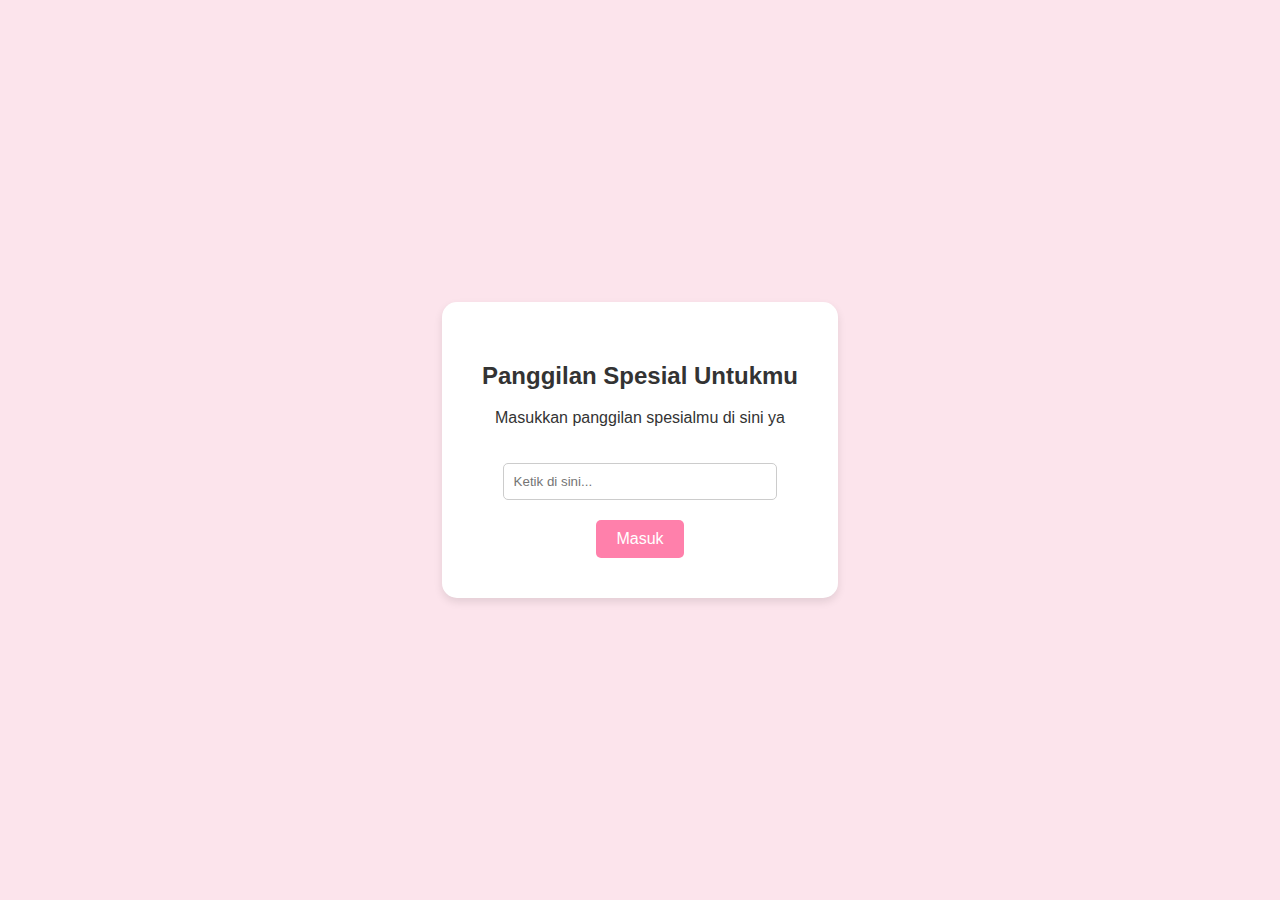
<file: frontend/index.html>
<!DOCTYPE html>
<html lang="id">
<head>
    <meta charset="UTF-8">
    <meta name="viewport" content="width=device-width, initial-scale=1.0">
    <title>Login Dulu Ya</title>
    <style>
        body {
            font-family: 'Helvetica', sans-serif;
            background-color: #fce4ec; /* Warna pink lembut */
            color: #333;
            display: flex;
            justify-content: center;
            align-items: center;
            height: 100vh;
            margin: 0;
        }
        .container {
            text-align: center;
            background-color: white;
            padding: 40px;
            border-radius: 15px;
            box-shadow: 0 4px 8px rgba(0,0,0,0.1);
        }
        input[type="text"] {
            padding: 10px;
            margin-top: 20px;
            border: 1px solid #ccc;
            border-radius: 5px;
            width: 80%;
        }
        button {
            padding: 10px 20px;
            margin-top: 20px;
            border: none;
            border-radius: 5px;
            background-color: #ff80ab; /* Warna pink lebih cerah */
            color: white;
            cursor: pointer;
            font-size: 16px;
        }
        button:hover {
            background-color: #f06292;
        }
    </style>
</head>
<body>

    <div class="container">
        <h2>Panggilan Spesial Untukmu</h2>
        <p>Masukkan panggilan spesialmu di sini ya</p>
        <input type="text" id="nickname" placeholder="Ketik di sini...">
        <button onclick="checkLogin()">Masuk</button>
    </div>

    <script src="login.js"></script>

</body>
</html>
</file>
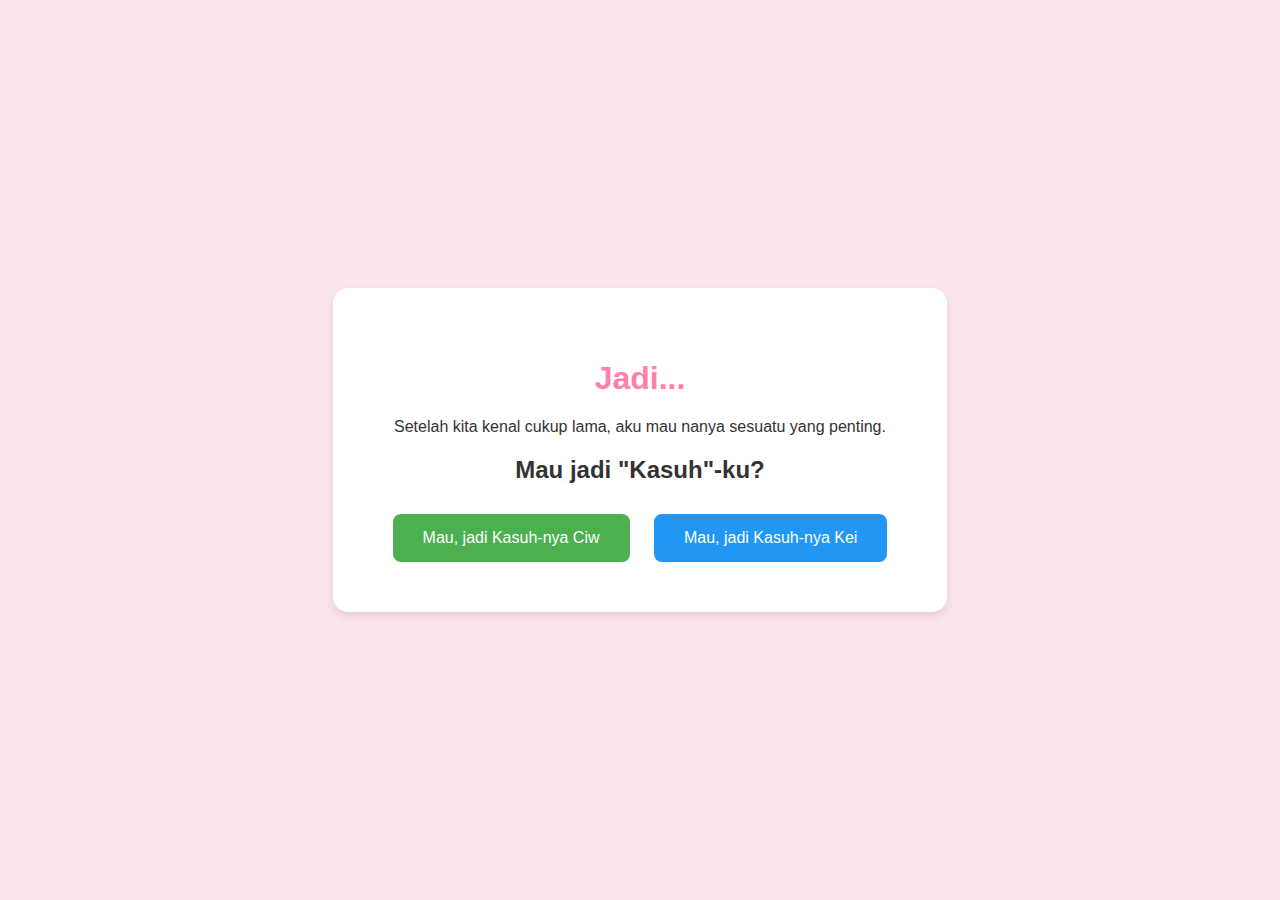
<file: frontend/ask.html>
<!DOCTYPE html>
<html lang="id">
<head>
    <meta charset="UTF-8">
    <meta name="viewport" content="width=device-width, initial-scale=1.0">
    <title>Sebuah Pertanyaan...</title>
    <style>
        body {
            font-family: 'Helvetica', sans-serif;
            background-color: #fce4ec;
            color: #333;
            display: flex;
            justify-content: center;
            align-items: center;
            height: 100vh;
            margin: 0;
            text-align: center;
        }
        .container {
            background-color: white;
            padding: 50px;
            border-radius: 15px;
            box-shadow: 0 4px 8px rgba(0,0,0,0.1);
        }
        h1 {
            color: #ff80ab;
        }
        .button-group {
            margin-top: 30px;
        }
        button {
            padding: 15px 30px;
            margin: 0 10px;
            border: none;
            border-radius: 8px;
            color: white;
            cursor: pointer;
            font-size: 16px;
        }
        #btn-ciw {
            background-color: #4caf50; /* Hijau */
        }
        #btn-kei {
            background-color: #2196f3; /* Biru */
        }
    </style>
</head>
<body>

    <div class="container">
        <h1>Jadi...</h1>
        <p>Setelah kita kenal cukup lama, aku mau nanya sesuatu yang penting.</p>
        <h2>Mau jadi "Kasuh"-ku?</h2>
        <div class="button-group">
            <button id="btn-ciw" onclick="thankYou()">Mau, jadi Kasuh-nya Ciw</button>
            <button id="btn-kei" onclick="thankYou()">Mau, jadi Kasuh-nya Kei</button>
        </div>
    </div>

    <script>
        function thankYou() {
            // Pindah ke halaman thankyou.html
            window.location.href = "thankyou.html";
        }
    </script>

</body>
</html>
</file>
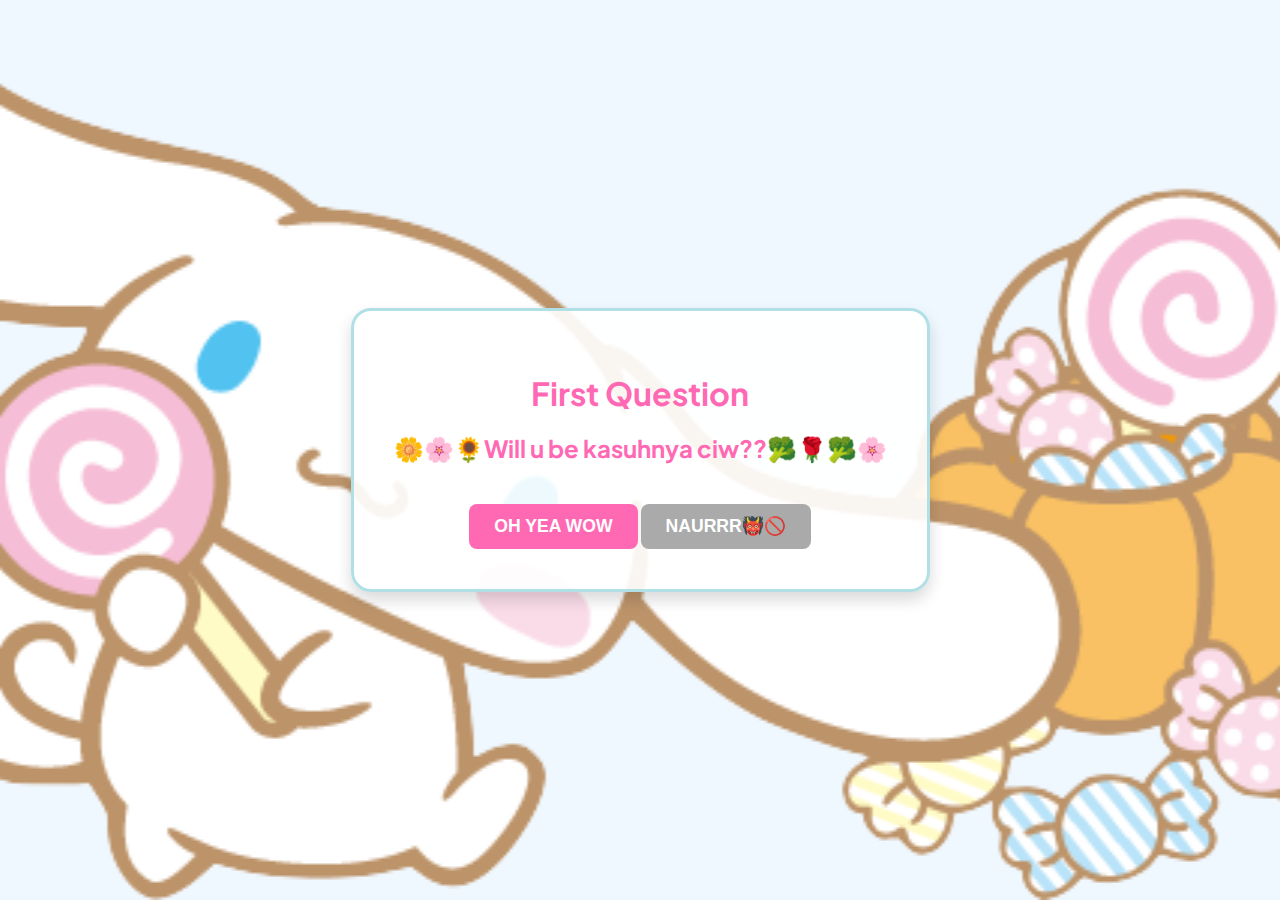
<file: frontend/ask_cia.html>
<!DOCTYPE html>
<html lang="id">
<head>
    <meta charset="UTF-8">
    <meta name="viewport" content="width=device-width, initial-scale=1.0">
    <title>Pertanyaan untuk Cia...</title>
    <link rel="stylesheet" href="style.css">
</head>
<body>
    <div class="container">
        <h1>First Question</h1>
        <h2>🌼🌸🌻Will u be kasuhnya ciw??🥦🌹🥦🌸</h2>
        <div>
            <button onclick="kirimJawaban('cia', 'Mau')">OH YEA WOW</button>
            <button onclick="kirimJawaban('cia', 'Tidak Mau')" style="background-color: #aaa;">NAURRR👹🚫</button>
        </div>
    </div>
    <script src="ask_cia.js"></script>
</body>
</html>
</file>
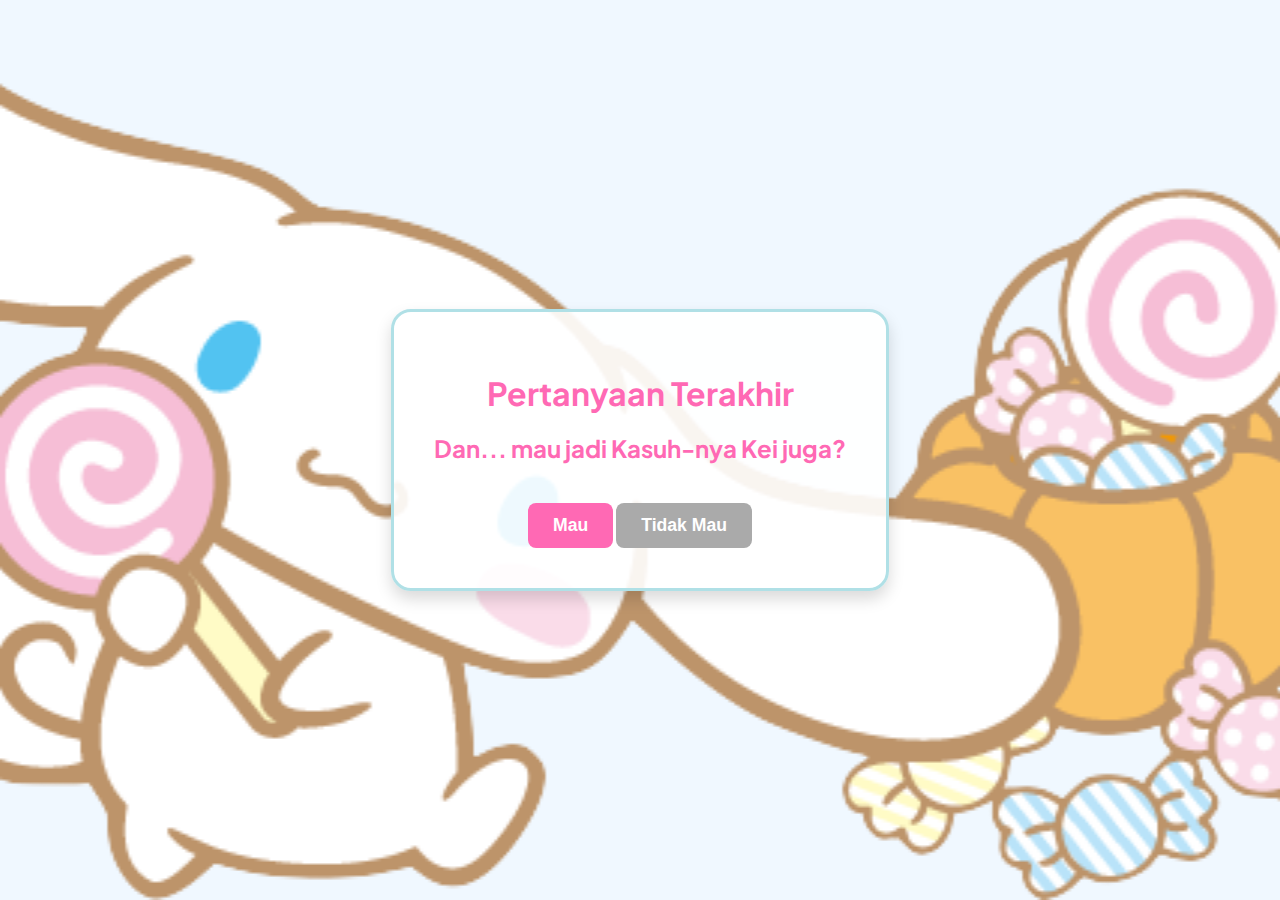
<file: frontend/ask_kei.html>
<!DOCTYPE html>
<html lang="id">
<head>
    <meta charset="UTF-8">
    <meta name="viewport" content="width=device-width, initial-scale=1.0">
    <title>Pertanyaan Kedua...</title>
    <link rel="stylesheet" href="style.css">
</head>
<body>
    <div class="container">
        <h1>Pertanyaan Terakhir</h1>
        <h2>Dan... mau jadi Kasuh-nya Kei juga?</h2>
        <div>
            <button onclick="kirimJawaban('kei', 'Mau')">Mau</button>
            <button onclick="kirimJawaban('kei', 'Tidak Mau')" style="background-color: #aaa;">Tidak Mau</button>
        </div>
    </div>
    <script src="ask_kei.js"></script>
</body>
</html>
</file>
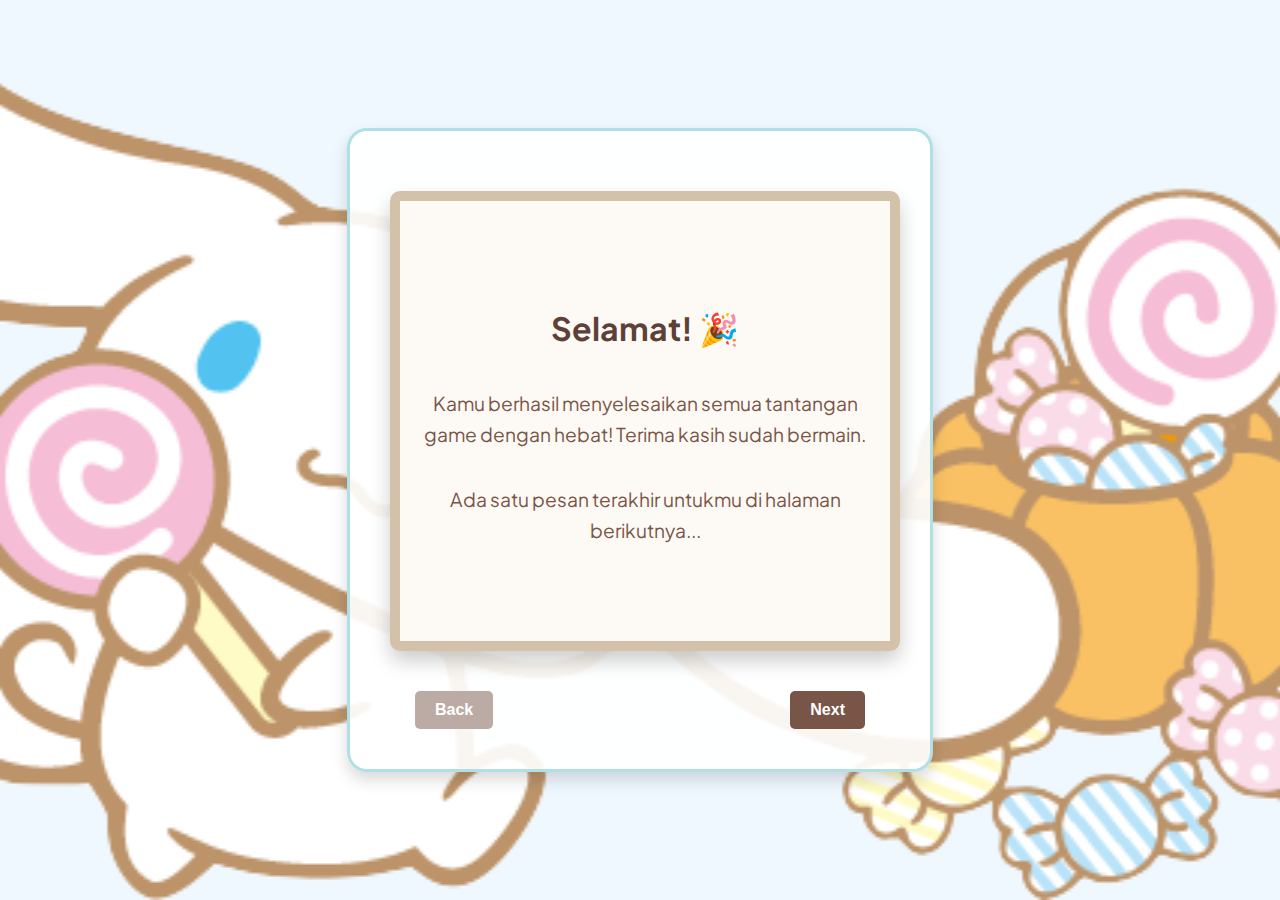
<file: frontend/message_book.html>
<!DOCTYPE html>
<html lang="id">
<head>
    <meta charset="UTF-8">
    <meta name="viewport" content="width=device-width, initial-scale=1.0">
    <title>Sebuah Pesan Untukmu</title>
    <link rel="stylesheet" href="style.css">
    <style>
        /* Container untuk buku */
        .book-container {
            background-color: #fdfaf5;
            border: 10px solid #d4c1a9;
            border-radius: 10px;
            width: 90%;
            max-width: 600px;
            height: 400px;
            margin: 20px auto;
            position: relative;
            display: flex;
            align-items: center;
            justify-content: center;
            box-shadow: 0 10px 20px rgba(0,0,0,0.2);
            padding: 20px;
        }

        /* Styling untuk halaman */
        .page {
            width: 100%;
            height: 100%;
            display: flex;
            flex-direction: column;
            align-items: center;
            justify-content: center;
            text-align: center;
        }

        /* Sembunyikan halaman kedua secara default */
        #page2 {
            display: none;
        }

        #page1 h2 {
            color: #5d4037;
            font-size: 2em;
        }

        #page1 p {
            color: #795548;
            font-size: 1.2em;
        }

        /* Styling tulisan "heboh" untuk halaman kedua */
        #final-question {
            font-family: 'Helvetica Neue', sans-serif;
            font-size: 3.5em;
            font-weight: 900;
            background: linear-gradient(45deg, #ff8a00, #e52e71, #2980b9);
            -webkit-background-clip: text;
            -webkit-text-fill-color: transparent;
            text-shadow: 2px 2px 10px rgba(0,0,0,0.2);
            animation: excitement 2s infinite;
            padding: 10px;
        }
        
        /* Animasi untuk membuatnya lebih heboh */
        @keyframes excitement {
            0%, 100% { transform: scale(1); }
            50% { transform: scale(1.05); }
        }

        /* Kontrol navigasi */
        .navigation-controls {
            display: flex;
            justify-content: space-between;
            width: 90%;
            max-width: 600px;
            margin: 0 auto;
        }

        .nav-button {
            background-color: #795548;
            color: white;
            padding: 10px 20px;
            border: none;
            border-radius: 5px;
            cursor: pointer;
            font-size: 1em;
            transition: background-color 0.3s, transform 0.2s;
        }

        .nav-button:hover {
            background-color: #5d4037;
            transform: translateY(-2px);
        }

        .nav-button:disabled {
            background-color: #bcaaa4;
            cursor: not-allowed;
            transform: none;
        }
    </style>
</head>
<body>

<div class="container">
    <div class="book-container">
        <div class="page" id="page1">
            <h2>Selamat! 🎉</h2>
            <p>Kamu berhasil menyelesaikan semua tantangan game dengan hebat! Terima kasih sudah bermain.</p>
            <p>Ada satu pesan terakhir untukmu di halaman berikutnya...</p>
        </div>

        <div class="page" id="page2">
            <h1 id="final-question">WILL YOU BE OUR KASUH?</h1>
        </div>
    </div>
    
    <div class="navigation-controls">
        <button class="nav-button" id="backButton" disabled>Back</button>
        <button class="nav-button" id="nextButton">Next</button>
    </div>
</div>

<script>
    const page1 = document.getElementById('page1');
    const page2 = document.getElementById('page2');
    const backButton = document.getElementById('backButton');
    const nextButton = document.getElementById('nextButton');

    let currentPage = 1;

    nextButton.addEventListener('click', () => {
        if (currentPage === 1) {
            // Pindah ke halaman 2
            page1.style.display = 'none';
            page2.style.display = 'flex';
            backButton.disabled = false;
            nextButton.textContent = 'Lanjut!';
            currentPage = 2;
        } else {
            // Dari halaman 2, lanjut ke tujuan akhir
            window.location.href = 'ask_cia.html';
        }
    });

    backButton.addEventListener('click', () => {
        if (currentPage === 2) {
            // Kembali ke halaman 1
            page2.style.display = 'none';
            page1.style.display = 'flex';
            backButton.disabled = true;
            nextButton.textContent = 'Next';
            currentPage = 1;
        }
    });
</script>

</body>
</html>
</file>
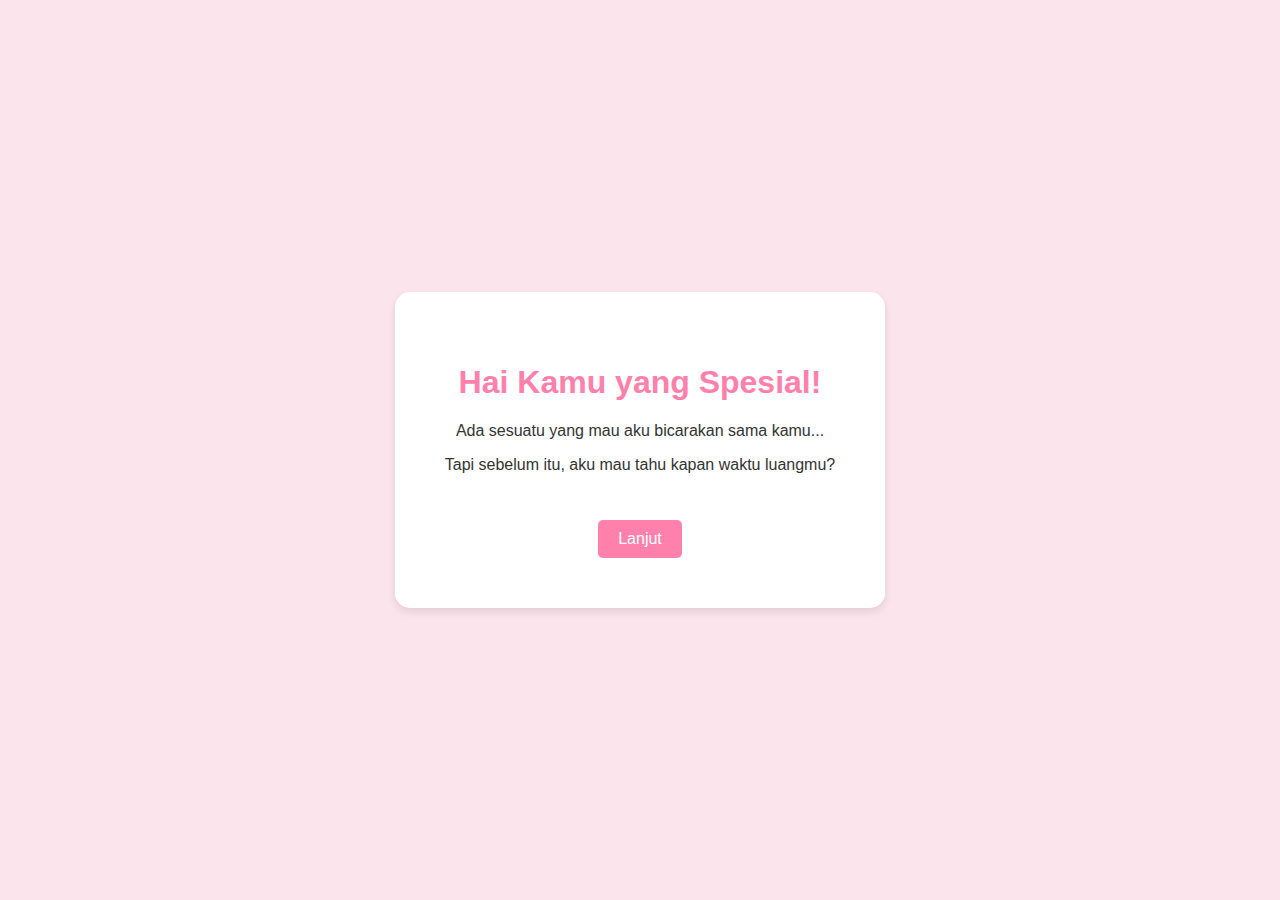
<file: frontend/opening.html>
<!DOCTYPE html>
<html lang="id">
<head>
    <meta charset="UTF-8">
    <meta name="viewport" content="width=device-width, initial-scale=1.0">
    <title>Hai Kamu!</title>
    <style>
        body {
            font-family: 'Helvetica', sans-serif;
            background-color: #fce4ec;
            color: #333;
            display: flex;
            justify-content: center;
            align-items: center;
            height: 100vh;
            margin: 0;
            text-align: center;
        }
        .container {
            background-color: white;
            padding: 50px;
            border-radius: 15px;
            box-shadow: 0 4px 8px rgba(0,0,0,0.1);
        }
        h1 {
            color: #ff80ab;
        }
        button {
            padding: 10px 20px;
            margin-top: 30px;
            border: none;
            border-radius: 5px;
            background-color: #ff80ab;
            color: white;
            cursor: pointer;
            font-size: 16px;
        }
        button:hover {
            background-color: #f06292;
        }
    </style>
</head>
<body>

    <div class="container">
        <h1>Hai Kamu yang Spesial!</h1>
        <p>Ada sesuatu yang mau aku bicarakan sama kamu...</p>
        <p>Tapi sebelum itu, aku mau tahu kapan waktu luangmu?</p>
        <button onclick="goToSchedule()">Lanjut</button>
    </div>

    <script>
        function goToSchedule() {
            // Pindah ke halaman schedule.html
            window.location.href = "schedule.html";
        }
    </script>

</body>
</html>
</file>
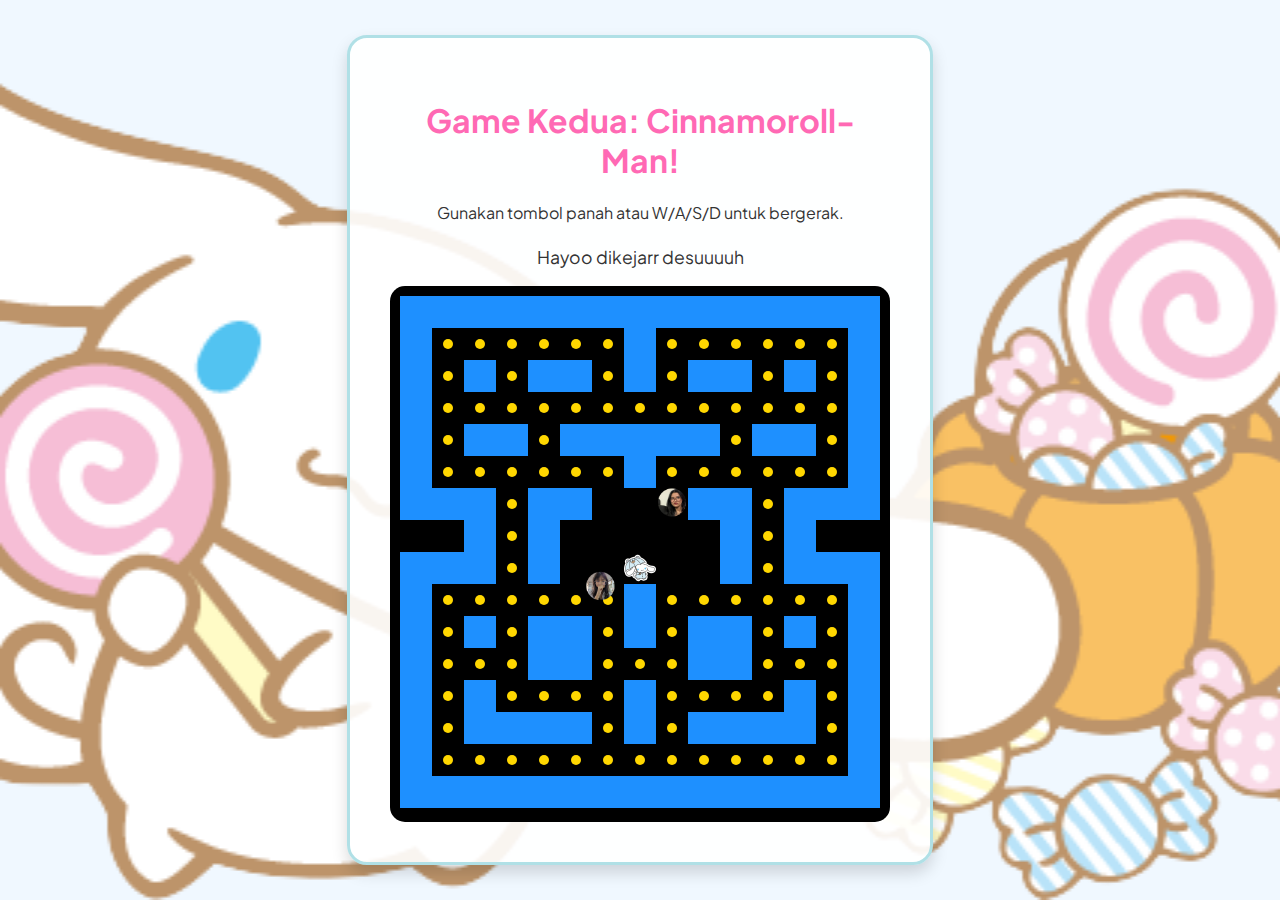
<file: frontend/pacman.html>
<!DOCTYPE html>
<html lang="id">
<head>
    <meta charset="UTF-8">
    <meta name="viewport" content="width=device-width, initial-scale=1.0, user-scalable=no">
    <title>Cinnamoroll Man</title>
    <link rel="stylesheet" href="style.css">
    <style>
        #gameContainerPacman {
            background-color: #000;
            border-radius: 15px;
            padding: 10px;
            user-select: none;
            -webkit-user-select: none;
        }
        #pacmanInstructions {
            font-size: 1.1em;
            margin-bottom: 15px;
        }
        #pacmanResult {
            display: none; 
            margin-top: 20px;
        }
    </style>
</head>
<body>

<div class="container">
    <h1>Game Kedua: Cinnamoroll-Man!</h1>
    <p>Gunakan tombol panah atau W/A/S/D untuk bergerak.</p>
    <p id="pacmanInstructions">Hayoo dikejarr desuuuuh</p>
    <div id="gameContainerPacman">
        <canvas id="pacmanCanvas"></canvas>
    </div>
    <div id="pacmanResult">
        <h2 id="resultTitle"></h2>
        <p id="resultMessage"></p>
        <button id="nextButton">Lanjut</button>
    </div>
</div>


<script>
    const canvas = document.getElementById('pacmanCanvas');
    const ctx = canvas.getContext('2d');

    const tileSize = 32;
    canvas.width = 15 * tileSize;
    canvas.height = 16 * tileSize;

    // Aset Gambar
    const playerImg = new Image();
    playerImg.src = 'cinnamoroll_player.png'; 

    const ghost1Img = new Image();
    ghost1Img.src = 'ciw_ghost.png';

    const ghost2Img = new Image();
    ghost2Img.src = 'kei_ghost.png';

    // Peta Game (0=kosong, 1=dinding, 2=koin)
    const map = [
        [1,1,1,1,1,1,1,1,1,1,1,1,1,1,1],
        [1,2,2,2,2,2,2,1,2,2,2,2,2,2,1],
        [1,2,1,2,1,1,2,1,2,1,1,2,1,2,1],
        [1,2,2,2,2,2,2,2,2,2,2,2,2,2,1],
        [1,2,1,1,2,1,1,1,1,1,2,1,1,2,1],
        [1,2,2,2,2,2,2,1,2,2,2,2,2,2,1],
        [1,1,1,2,1,1,0,0,0,1,1,2,1,1,1],
        [0,0,1,2,1,0,0,0,0,0,1,2,1,0,0],
        [1,1,1,2,1,0,0,0,0,0,1,2,1,1,1],
        [1,2,2,2,2,2,2,1,2,2,2,2,2,2,1],
        [1,2,1,2,1,1,2,1,2,1,1,2,1,2,1],
        [1,2,2,2,1,1,2,2,2,1,1,2,2,2,1],
        [1,2,1,2,2,2,2,1,2,2,2,2,1,2,1],
        [1,2,1,1,1,1,2,1,2,1,1,1,1,2,1],
        [1,2,2,2,2,2,2,2,2,2,2,2,2,2,1],
        [1,1,1,1,1,1,1,1,1,1,1,1,1,1,1],
    ];

    let player, ghosts, score, totalCoins, gameOver;

    function initializeGame() {
        player = { x: 7 * tileSize, y: 8 * tileSize, dx: 0, dy: 0, speed: 2, nextDx: 0, nextDy: 0 };
        ghosts = [
            { x: 6 * tileSize, y: 7 * tileSize, dx: 0, dy: 2, speed: 1.5, img: ghost1Img },
            { x: 8 * tileSize, y: 7 * tileSize, dx: 0, dy: -2, speed: 1.5, img: ghost2Img }
        ];
        score = 0;
        totalCoins = map.reduce((sum, row) => sum + row.filter(tile => tile === 2).length, 0);
        gameOver = false;
        document.getElementById('gameContainerPacman').style.display = 'block';
        document.getElementById('pacmanResult').style.display = 'none';
    }
    
    window.addEventListener('keydown', (e) => {
        e.preventDefault();
        switch(e.key) {
            case 'ArrowUp': case 'w': player.nextDx = 0; player.nextDy = -player.speed; break;
            case 'ArrowDown': case 's': player.nextDx = 0; player.nextDy = player.speed; break;
            case 'ArrowLeft': case 'a': player.nextDx = -player.speed; player.nextDy = 0; break;
            case 'ArrowRight': case 'd': player.nextDx = player.speed; player.nextDy = 0; break;
        }
    });

    function isWall(x, y) {
        const col = Math.floor(x / tileSize);
        const row = Math.floor(y / tileSize);
        if (row < 0 || row >= map.length || col < 0 || col >= map[0].length) return true;
        return map[row][col] === 1;
    }
    
    function showResult(isWin) {
        gameOver = true;
        document.getElementById('gameContainerPacman').style.display = 'none';
        document.getElementById('pacmanResult').style.display = 'block';
        const title = document.getElementById('resultTitle');
        const message = document.getElementById('resultMessage');
        const nextButton = document.getElementById('nextButton');

        if (isWin) {
            title.textContent = "Kamu Menang!";
            message.textContent = `Hebat, semua koin terkumpul! Skor: ${score}`;
            nextButton.textContent = "Lanjut ke Game Ular";
            nextButton.onclick = () => { window.location.href = 'snake.html'; }; 
        } else {
            title.textContent = "Kamu Tertangkap!";
            message.textContent = "Jangan menyerah, coba lagi ya!";
            nextButton.textContent = "Main Lagi";
            nextButton.onclick = () => window.location.reload();
        }
    }

    function gameLoop() {
        if (gameOver) return;

        // --- Logika Pergerakan Pemain yang Diperbaiki ---
        const onGrid = (n) => n % tileSize === 0;
        
        // Cek jika bisa berbelok di persimpangan
        if (onGrid(player.x) && onGrid(player.y)) {
            let nextTurnX = player.x + player.nextDx;
            let nextTurnY = player.y + player.nextDy;
            if (!isWall(nextTurnX, nextTurnY)) {
                player.dx = player.nextDx;
                player.dy = player.nextDy;
            }
        }

        // Cek jika akan menabrak dinding di arah saat ini
        let nextX = player.x + player.dx;
        let nextY = player.y + player.dy;
        if (onGrid(player.x) && onGrid(player.y) && isWall(nextX, nextY)) {
            player.dx = 0;
            player.dy = 0;
        }
        
        player.x += player.dx;
        player.y += player.dy;

        // Terowongan
        if (player.x < -tileSize) player.x = canvas.width;
        if (player.x > canvas.width) player.x = -tileSize;
        
        // Cek Koin
        const playerCol = Math.floor((player.x + tileSize/2) / tileSize);
        const playerRow = Math.floor((player.y + tileSize/2) / tileSize);
        if (map[playerRow] && map[playerRow][playerCol] === 2) {
            map[playerRow][playerCol] = 0;
            score++;
            if (score === totalCoins) {
                showResult(true);
                return;
            }
        }
        
        // Gerakan & Cek Tabrakan Hantu
        ghosts.forEach(ghost => {
             // Gerakan hantu yang lebih simpel untuk mencegah bug
            if (Math.random() < 0.05) { // 5% chance to change direction
                const directions = [{dx: ghost.speed, dy: 0}, {dx: -ghost.speed, dy: 0}, {dx: 0, dy: ghost.speed}, {dx: 0, dy: -ghost.speed}];
                const newDir = directions[Math.floor(Math.random() * directions.length)];
                if (!isWall(ghost.x + newDir.dx, ghost.y + newDir.dy)) {
                    ghost.dx = newDir.dx;
                    ghost.dy = newDir.dy;
                }
            }
            if (isWall(ghost.x + ghost.dx, ghost.y + ghost.dy)) {
                ghost.dx = -ghost.dx;
                ghost.dy = -ghost.dy;
            }
            ghost.x += ghost.dx;
            ghost.y += ghost.dy;
            
            if (Math.hypot(player.x - ghost.x, player.y - ghost.y) < tileSize - 10) {
                showResult(false);
            }
        });

        // Gambar ulang semua elemen
        ctx.clearRect(0, 0, canvas.width, canvas.height);
        for (let row = 0; row < map.length; row++) {
            for (let col = 0; col < map[row].length; col++) {
                if (map[row][col] === 1) {
                    ctx.fillStyle = '#1e90ff';
                    ctx.fillRect(col * tileSize, row * tileSize, tileSize, tileSize);
                } else if (map[row][col] === 2) {
                    ctx.fillStyle = '#ffd700';
                    ctx.beginPath();
                    ctx.arc(col * tileSize + tileSize / 2, row * tileSize + tileSize / 2, 5, 0, Math.PI * 2);
                    ctx.fill();
                }
            }
        }
        ctx.drawImage(playerImg, player.x, player.y, tileSize, tileSize);
        ghosts.forEach(ghost => ctx.drawImage(ghost.img, ghost.x, ghost.y, tileSize, tileSize));

        requestAnimationFrame(gameLoop);
    }
    
    let imagesLoaded = 0;
    const totalImages = 3;
    [playerImg, ghost1Img, ghost2Img].forEach(img => {
        img.onload = () => {
            imagesLoaded++;
            if (imagesLoaded === totalImages) {
                initializeGame();
                gameLoop();
            }
        };
        img.onerror = () => {
             alert(`Gambar ${img.src.split('/').pop()} tidak ditemukan. Pastikan ada di folder frontend ya!`);
        };
    });

</script>

</body>
</html>
</file>
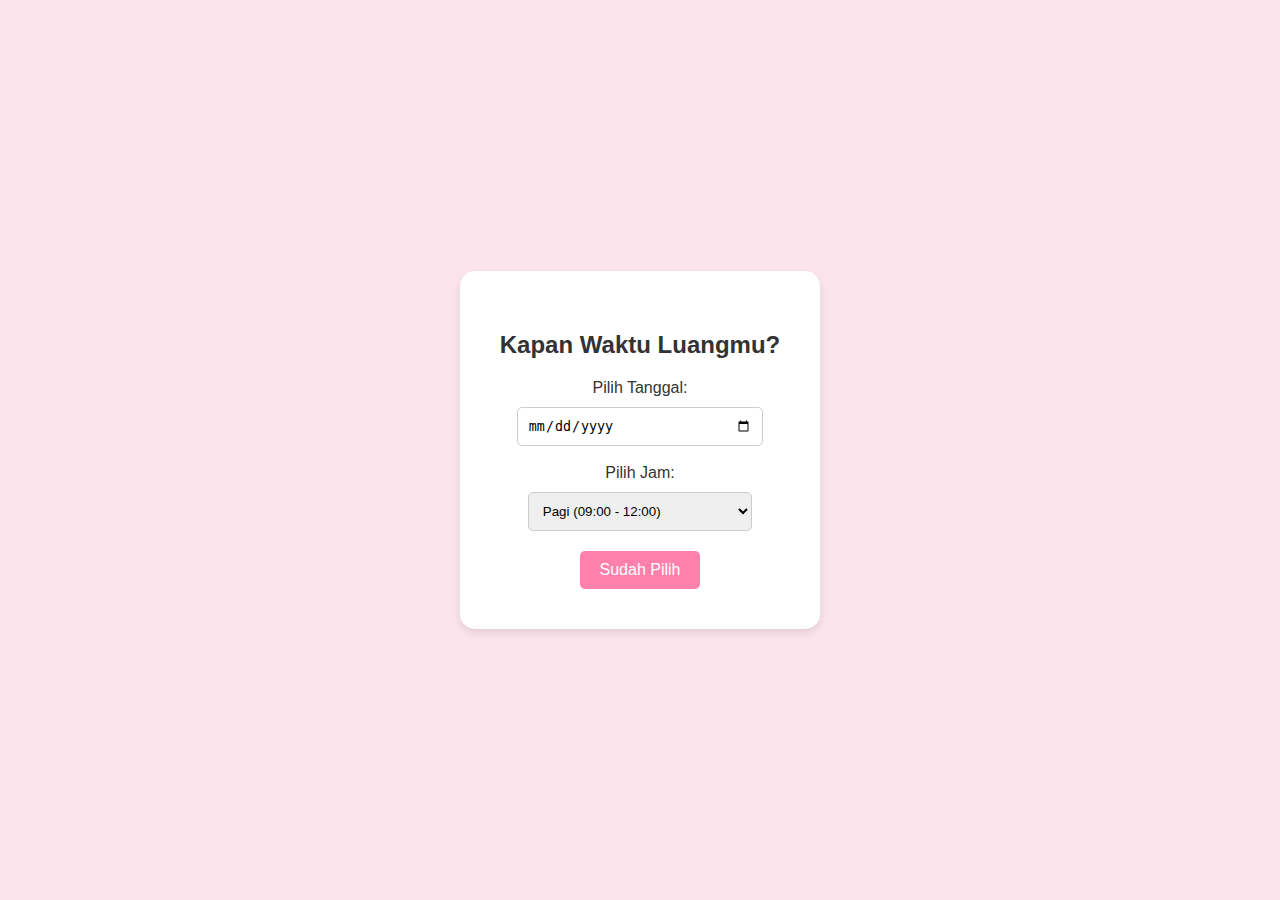
<file: frontend/schedule.html>
<!DOCTYPE html>
<html lang="id">
<head>
    <meta charset="UTF-8">
    <meta name="viewport" content="width=device-width, initial-scale=1.0">
    <title>Pilih Jadwal</title>
    <style>
        body {
            font-family: 'Helvetica', sans-serif;
            background-color: #fce4ec;
            color: #333;
            display: flex;
            justify-content: center;
            align-items: center;
            height: 100vh;
            margin: 0;
        }
        .container {
            text-align: center;
            background-color: white;
            padding: 40px;
            border-radius: 15px;
            box-shadow: 0 4px 8px rgba(0,0,0,0.1);
        }
        input, select {
            padding: 10px;
            margin-top: 10px;
            border: 1px solid #ccc;
            border-radius: 5px;
            width: 80%;
        }
        button {
            padding: 10px 20px;
            margin-top: 20px;
            border: none;
            border-radius: 5px;
            background-color: #ff80ab;
            color: white;
            cursor: pointer;
            font-size: 16px;
        }
        button:hover {
            background-color: #f06292;
        }
    </style>
</head>
<body>

    <div class="container">
        <h2>Kapan Waktu Luangmu?</h2>
        <label for="date">Pilih Tanggal:</label><br>
        <input type="date" id="date" name="date"><br><br>

        <label for="time">Pilih Jam:</label><br>
        <select id="time" name="time">
            <option value="pagi">Pagi (09:00 - 12:00)</option>
            <option value="siang">Siang (13:00 - 16:00)</option>
            <option value="malam">Malam (19:00 - 21:00)</option>
        </select>
        
        <br>
        <button onclick="goToAsk()">Sudah Pilih</button>
    </div>

    <script>
        function goToAsk() {
            // Pindah ke halaman ask.html
            window.location.href = "ask.html";
        }
    </script>

</body>
</html>
</file>
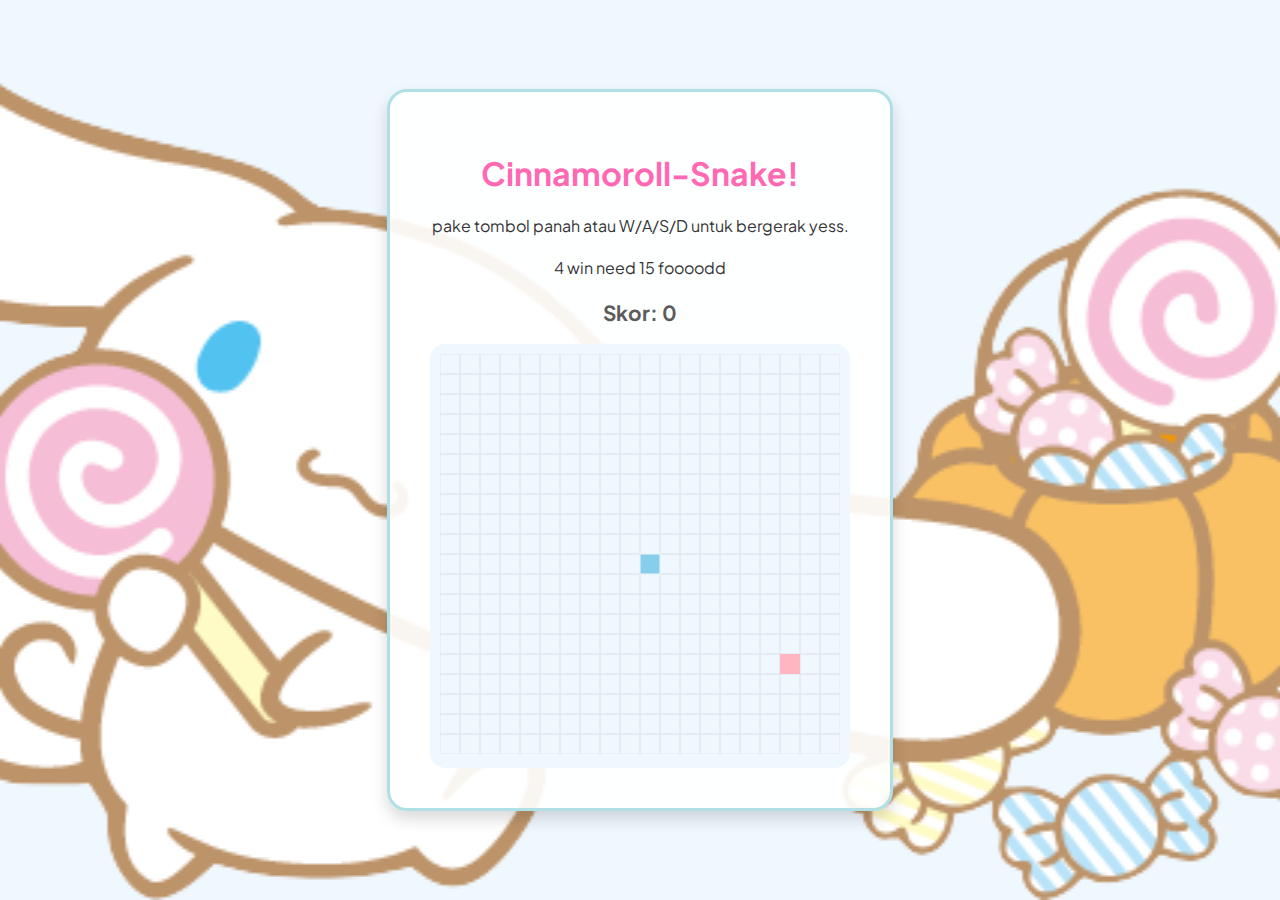
<file: frontend/snake.html>
<!DOCTYPE html>
<html lang="id">
<head>
    <meta charset="UTF-8">
    <meta name="viewport" content="width=device-width, initial-scale=1.0, user-scalable=no">
    <title>Cinnamoroll Snake</title>
    <link rel="stylesheet" href="style.css">
    <style>
        #gameContainerSnake {
            background-color: #f0f8ff; /* Alice Blue - Latar belakang Cinnamoroll */
            border-radius: 15px;
            padding: 10px;
            user-select: none;
            -webkit-user-select: none;
            display: inline-block;
        }
        #snakeResult {
            display: none;
            margin-top: 20px;
        }
        #scoreDisplay {
            font-size: 1.3em;
            font-weight: bold;
            color: #5c5c5c;
            margin-top: 5px;
            margin-bottom: 15px;
        }
    </style>
</head>
<body>

<div class="container">
    <h1>Cinnamoroll-Snake!</h1>
    <p>pake tombol panah atau W/A/S/D untuk bergerak yess.</p>
    <p>4 win need 15 foooodd</p>
    
    <p id="scoreDisplay">Skor: 0</p> 

    <div id="gameContainerSnake">
        <canvas id="snakeCanvas"></canvas>
    </div>
    <div id="snakeResult">
        <h2 id="resultTitleSnake"></h2>
        <p id="resultMessageSnake"></p>
        <button id="actionButtonSnake">next</button>
    </div>
</div>

<script>
    const canvas = document.getElementById('snakeCanvas');
    const ctx = canvas.getContext('2d');
    const scoreElement = document.getElementById('scoreDisplay');

    const tileSize = 20;
    const canvasSize = 20;
    canvas.width = canvas.height = canvasSize * tileSize;

    let snake, food, direction, score, gameOver;
    const MINIMUM_SCORE_TO_WIN = 15;

    function initializeGame() {
        snake = [{ x: 10, y: 10 }];
        food = getRandomFoodPosition();
        direction = { x: 0, y: 0 };
        score = 0;
        gameOver = false;
        
        scoreElement.textContent = `Skor: ${score}`;
        document.getElementById('gameContainerSnake').style.display = 'block';
        document.getElementById('snakeResult').style.display = 'none';

        gameLoop();
    }

    function getRandomFoodPosition() {
        let newFood;
        do {
            newFood = {
                x: Math.floor(Math.random() * canvasSize),
                y: Math.floor(Math.random() * canvasSize)
            };
        } while (snake.some(segment => segment.x === newFood.x && segment.y === newFood.y));
        return newFood;
    }

    window.addEventListener('keydown', e => {
        e.preventDefault();
        switch(e.key) {
            case 'ArrowUp': case 'w':
                if (direction.y === 0) direction = { x: 0, y: -1 };
                break;
            case 'ArrowDown': case 's':
                if (direction.y === 0) direction = { x: 0, y: 1 };
                break;
            case 'ArrowLeft': case 'a':
                if (direction.x === 0) direction = { x: -1, y: 0 };
                break;
            case 'ArrowRight': case 'd':
                if (direction.x === 0) direction = { x: 1, y: 0 };
                break;
        }
    });

    function showResult(isWin) {
        gameOver = true;
        document.getElementById('gameContainerSnake').style.display = 'none';
        document.getElementById('snakeResult').style.display = 'block';
        const title = document.getElementById('resultTitleSnake');
        const message = document.getElementById('resultMessageSnake');
        const button = document.getElementById('actionButtonSnake');

        if (isWin) {
            title.textContent = "Kamu Menang!";
            message.textContent = `Hebat, kamu berhasil menyelesaikan semua game! Skor akhir: ${score}`;
            button.textContent = "Lihat Pesan";
            // DIUBAH DI SINI: Arahkan ke halaman buku
            button.onclick = () => { window.location.href = 'message_book.html'; };
        } else {
            title.textContent = "Game Over!";
            message.textContent = `Kamu menabrak dirimu sendiri. Skor: ${score}`;
            button.textContent = "Main Lagi";
            button.onclick = () => window.location.reload();
        }
    }

    function gameLoop() {
        if (gameOver) return;

        const head = { x: snake[0].x + direction.x, y: snake[0].y + direction.y };

        if (head.x < 0) head.x = canvasSize - 1;
        if (head.x >= canvasSize) head.x = 0;
        if (head.y < 0) head.y = canvasSize - 1;
        if (head.y >= canvasSize) head.y = 0;

        for (let i = 1; i < snake.length; i++) {
            if (head.x === snake[i].x && head.y === snake[i].y) {
                showResult(false);
                return;
            }
        }

        snake.unshift(head);

        if (head.x === food.x && head.y === food.y) {
            score++;
            scoreElement.textContent = `Skor: ${score}`;
            food = getRandomFoodPosition();
            if (score >= MINIMUM_SCORE_TO_WIN) {
                showResult(true);
                return;
            }
        } else {
            snake.pop();
        }

        ctx.fillStyle = '#f0f8ff';
        ctx.fillRect(0, 0, canvas.width, canvas.height);

        for (let i = 0; i < canvasSize; i++) {
            for (let j = 0; j < canvasSize; j++) {
                ctx.strokeStyle = '#e0e8f0';
                ctx.strokeRect(i * tileSize, j * tileSize, tileSize, tileSize);
            }
        }

        snake.forEach(segment => {
            ctx.fillStyle = '#87ceeb';
            ctx.fillRect(segment.x * tileSize, segment.y * tileSize, tileSize, tileSize);
            ctx.strokeStyle = '#f0f8ff';
            ctx.strokeRect(segment.x * tileSize, segment.y * tileSize, tileSize, tileSize);
        });

        ctx.fillStyle = '#ffb6c1';
        ctx.fillRect(food.x * tileSize, food.y * tileSize, tileSize, tileSize);
        
        setTimeout(gameLoop, 150 - score * 5);
    }

    initializeGame();
</script>

</body>
</html>
</file>
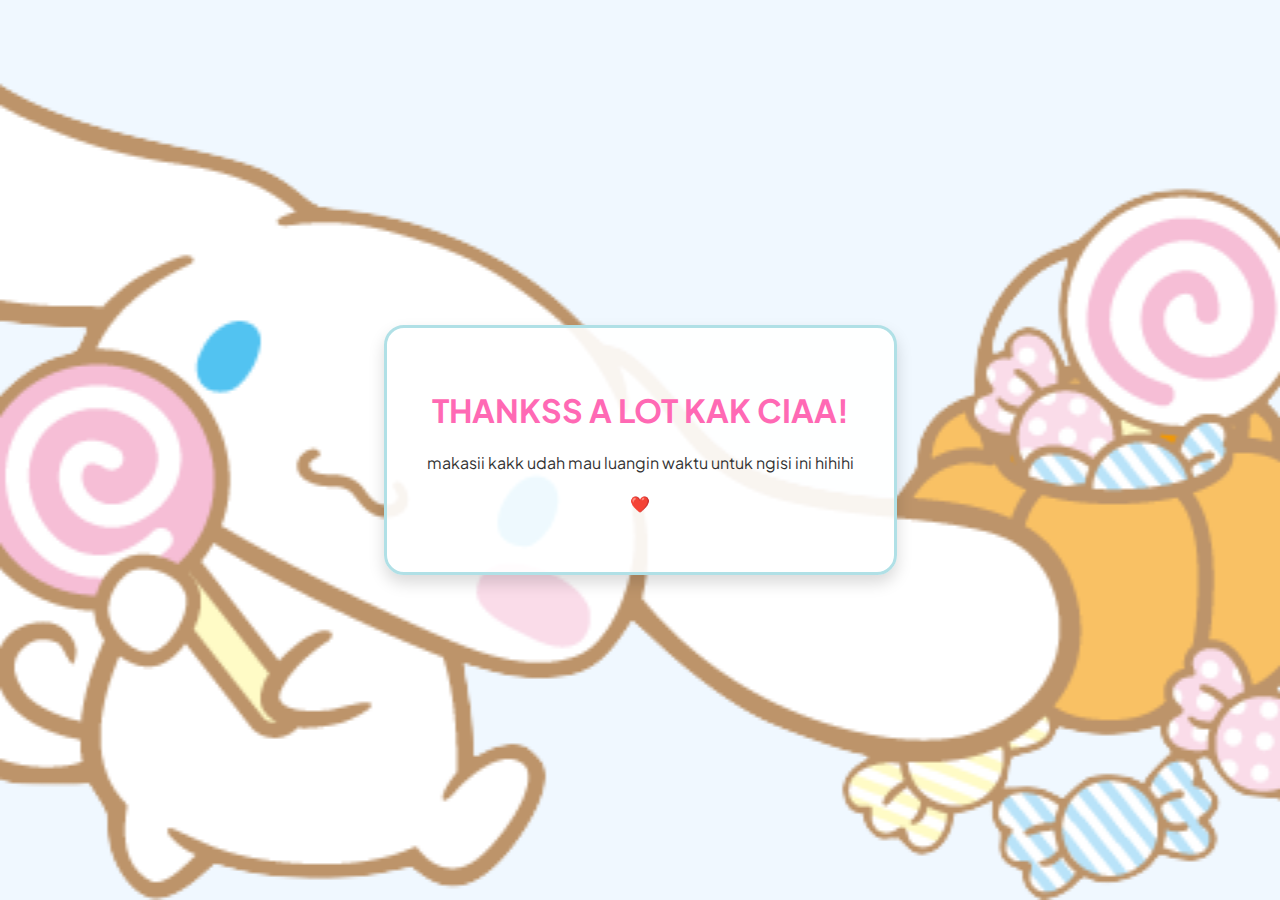
<file: frontend/thankyou.html>
<!DOCTYPE html>
<html lang="id">
<head>
    <meta charset="UTF-8">
    <meta name="viewport" content="width=device-width, initial-scale=1.0">
    <title>Thanks, Ka Cia!</title>
    <link rel="stylesheet" href="style.css">
</head>
<body>
    <div class="container">
        <h1>THANKSS A LOT KAK CIAA!</h1>
        <p>makasii kakk udah mau luangin waktu untuk ngisi ini hihihi</p>
        <p>❤️</p>
    </div>
</body>
</html>
</file>
<file: frontend/style.css>
/* --- Global Font --- */
@font-face {
    font-family: 'Plus Jakarta Sans';
    src: url('fonts/PlusJakartaSans-Regular.ttf') format('truetype');
    font-weight: normal;
    font-style: normal;
}

@font-face {
    font-family: 'Plus Jakarta Sans';
    src: url('fonts/PlusJakartaSans-Bold.ttf') format('truetype');
    font-weight: bold;
    font-style: normal;
}

/* --- Umum untuk Semua Halaman --- */
body {
    font-family: 'Plus Jakarta Sans', sans-serif;
    background-color: #f0f8ff; /* AliceBlue - warna awan */
    color: #333;
    margin: 0;
    padding: 0;
    display: flex;
    justify-content: center;
    align-items: center;
    min-height: 100vh; /* Pastikan konten memenuhi tinggi layar */
    background-image: url('cinnamoroll_bg.png'); /* GANTI DENGAN GAMBAR LATAR BELAKANG CINNAMOROLLMU */
    background-size: cover;
    background-position: center;
    background-repeat: no-repeat;
}

.container {
    background-color: rgba(255, 255, 255, 0.9); /* Sedikit transparan */
    padding: 40px;
    border-radius: 20px;
    box-shadow: 0 8px 16px rgba(0, 0, 0, 0.15);
    text-align: center;
    max-width: 500px;
    margin: 20px; /* Tambahkan margin agar tidak terlalu mepet */
    border: 3px solid #b0e0e6; /* Border biru pastel */
}

h1, h2 {
    color: #ff69b4; /* HotPink - warna khas Cinnamoroll */
    margin-bottom: 20px;
}

p {
    line-height: 1.6;
    margin-bottom: 15px;
}

input[type="text"],
input[type="date"],
select {
    width: calc(100% - 22px); /* Sesuaikan padding */
    padding: 12px;
    margin: 10px 0;
    border: 2px solid #b0e0e6; /* Biru pastel */
    border-radius: 8px;
    font-family: 'Plus Jakarta Sans', sans-serif;
    font-size: 1em;
    box-sizing: border-box; /* Agar padding tidak menambah lebar total */
}

button {
    padding: 12px 25px;
    margin-top: 20px;
    border: none;
    border-radius: 8px;
    background-color: #ff69b4; /* HotPink */
    color: white;
    cursor: pointer;
    font-size: 1.1em;
    font-weight: bold;
    transition: background-color 0.3s ease;
}

button:hover {
    background-color: #ff1493; /* DeepPink */
}

/* --- Spesifik Game --- */
#gameContainer {
    border: none; /* Border sudah ada di body container */
    background-color: #f0f8ff; /* Latar belakang canvas */
    border-radius: 15px;
    overflow: hidden; /* Penting agar Cinnamoroll tidak keluar */
}

#gameOverScreen {
    background-color: rgba(255, 255, 255, 0.95);
    padding: 30px;
    border-radius: 15px;
    border: 3px solid #b0e0e6;
}
#gameOverScreen h2 {
    color: #ff69b4;
}

#lanjutButton {
    background-color: #87ceeb; /* Biru langit */
}
#lanjutButton:hover {
    background-color: #6495ed; /* CornflowerBlue */
}

/* --- Admin Panel --- */
.profile-card {
    background-color: rgba(240, 248, 255, 0.9); /* AliceBlue */
    border: 2px solid #b0e0e6;
    padding: 15px;
    border-radius: 10px;
    margin-top: 15px;
    text-align: left;
}
.profile-card h3 {
    color: #ff69b4;
    font-size: 1.3em;
}
.schedule-info {
    background-color: rgba(240, 248, 255, 0.9);
    border: 2px solid #b0e0e6;
    padding: 15px;
    border-radius: 10px;
    margin-bottom: 20px;
    text-align: left;
}
.schedule-info h3 {
    color: #ff69b4;
    font-size: 1.3em;
}
#adminResetButton {
    background-color: #e57373; /* Merah pastel */
}
#adminResetButton:hover {
    background-color: #ef5350; /* Merah */
}
</file>
